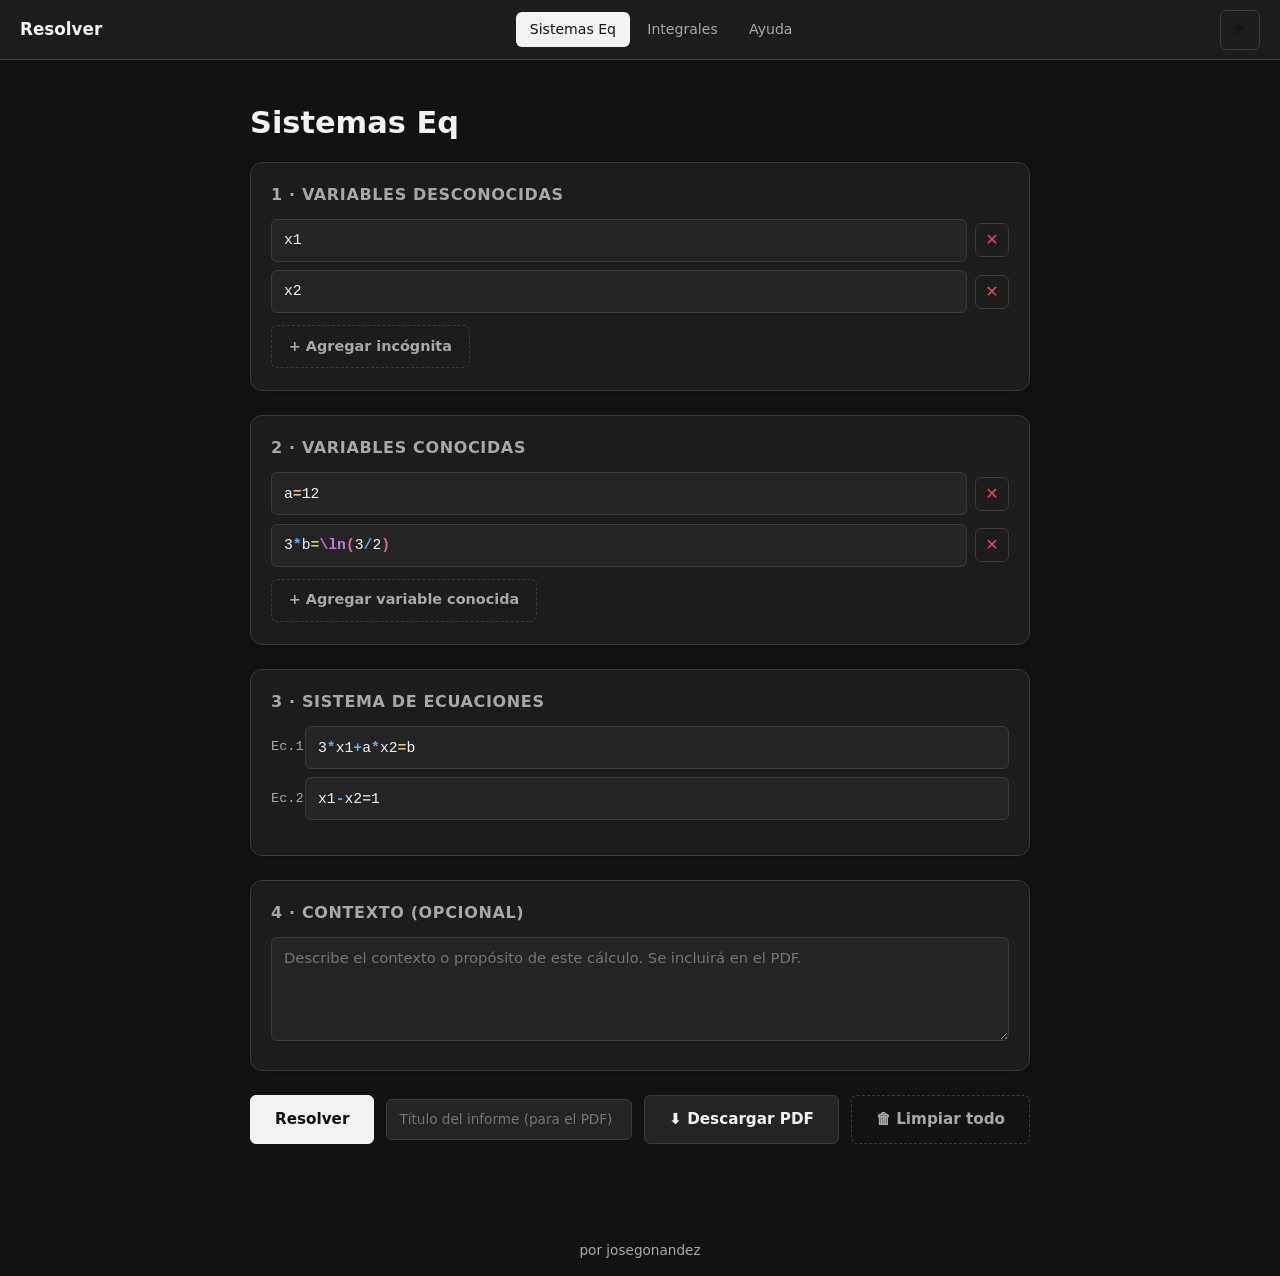
<file: index.html>
<!DOCTYPE html>
<html lang="es">
<head>
  <meta charset="UTF-8" />
  <meta name="viewport" content="width=device-width, initial-scale=1.0" />
  <title>Sistemas Eq</title>
  <link rel="icon" type="image/svg+xml" href="assets/favicon.svg" />
  <link rel="stylesheet" href="css/style.css" />
</head>
<body>
  <header class="site-header">
    <span class="site-header__brand">Resolver</span>
    <nav class="site-header__nav">
      <a href="index.html" aria-current="page">Sistemas Eq</a>
      <a href="integral.html">Integrales</a>
      <a href="ayuda.html">Ayuda</a>
    </nav>
    <button id="theme-toggle" class="theme-toggle" type="button" aria-label="Cambiar entre modo oscuro y claro">☀️</button>
  </header>

  <main>
    <h1>Sistemas Eq</h1>

    <!-- 1. Incógnitas -->
    <section class="card">
      <h2>1 · Variables desconocidas</h2>
      <div id="unknowns-list" class="row-list"></div>
      <button type="button" class="btn-add" id="add-unknown">+ Agregar incógnita</button>
    </section>

    <!-- 2. Variables conocidas -->
    <section class="card">
      <h2>2 · Variables conocidas</h2>
      <div id="knowns-list" class="row-list"></div>
      <button type="button" class="btn-add" id="add-known">+ Agregar variable conocida</button>
    </section>

    <!-- 3. Ecuaciones -->
    <section class="card">
      <h2>3 · Sistema de ecuaciones</h2>
      <div id="equations-list" class="row-list"></div>
    </section>

    <!-- 4. Contexto -->
    <section class="card">
      <h2>4 · Contexto (opcional)</h2>
      <textarea id="context-text" class="context-textarea" rows="4" placeholder="Describe el contexto o propósito de este cálculo. Se incluirá en el PDF."></textarea>
    </section>

    <div class="solve-bar">
      <button type="button" id="solve-btn">Resolver</button>
      <input type="text" id="pdf-title" class="pdf-title-input" placeholder="Título del informe (para el PDF)" />
      <button type="button" id="pdf-btn" class="btn-secondary">⬇ Descargar PDF</button>
      <button type="button" id="clear-btn" class="btn-add">🗑 Limpiar todo</button>
    </div>

    <div id="error-box"></div>

    <section id="results" class="card">
      <h2>Resultado</h2>
      <div id="results-list"></div>
    </section>
  </main>

  <!-- Reporte imprimible (oculto en pantalla, se llena al pulsar "Descargar PDF") -->
  <div id="print-report"></div>

  <footer class="site-footer">
    <p>por josegonandez</p>
  </footer>

  <script src="js/complex.js"></script>
  <script src="js/parser.js"></script>
  <script src="js/evaluator.js"></script>
  <script src="js/linsolve.js"></script>
  <script src="js/highlight.js"></script>
  <script src="js/app.js"></script>
</body>
</html>
</file>
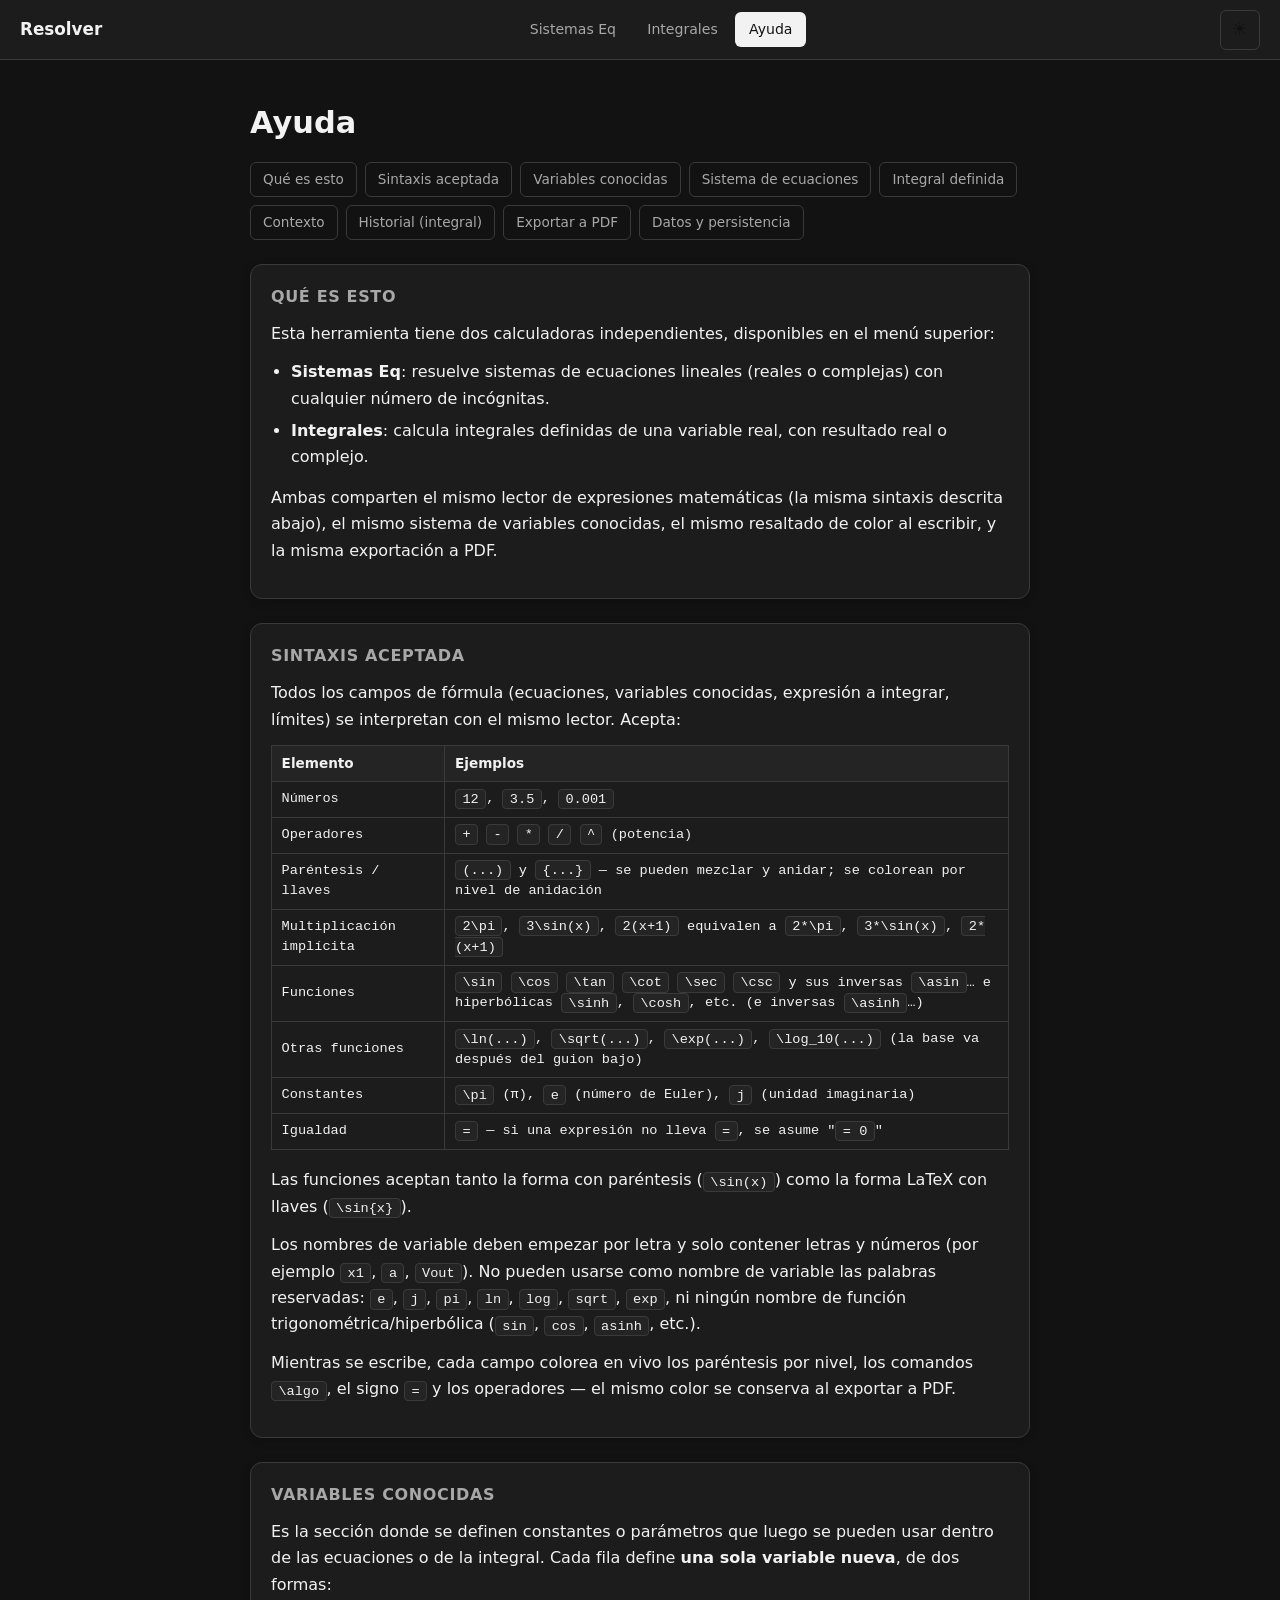
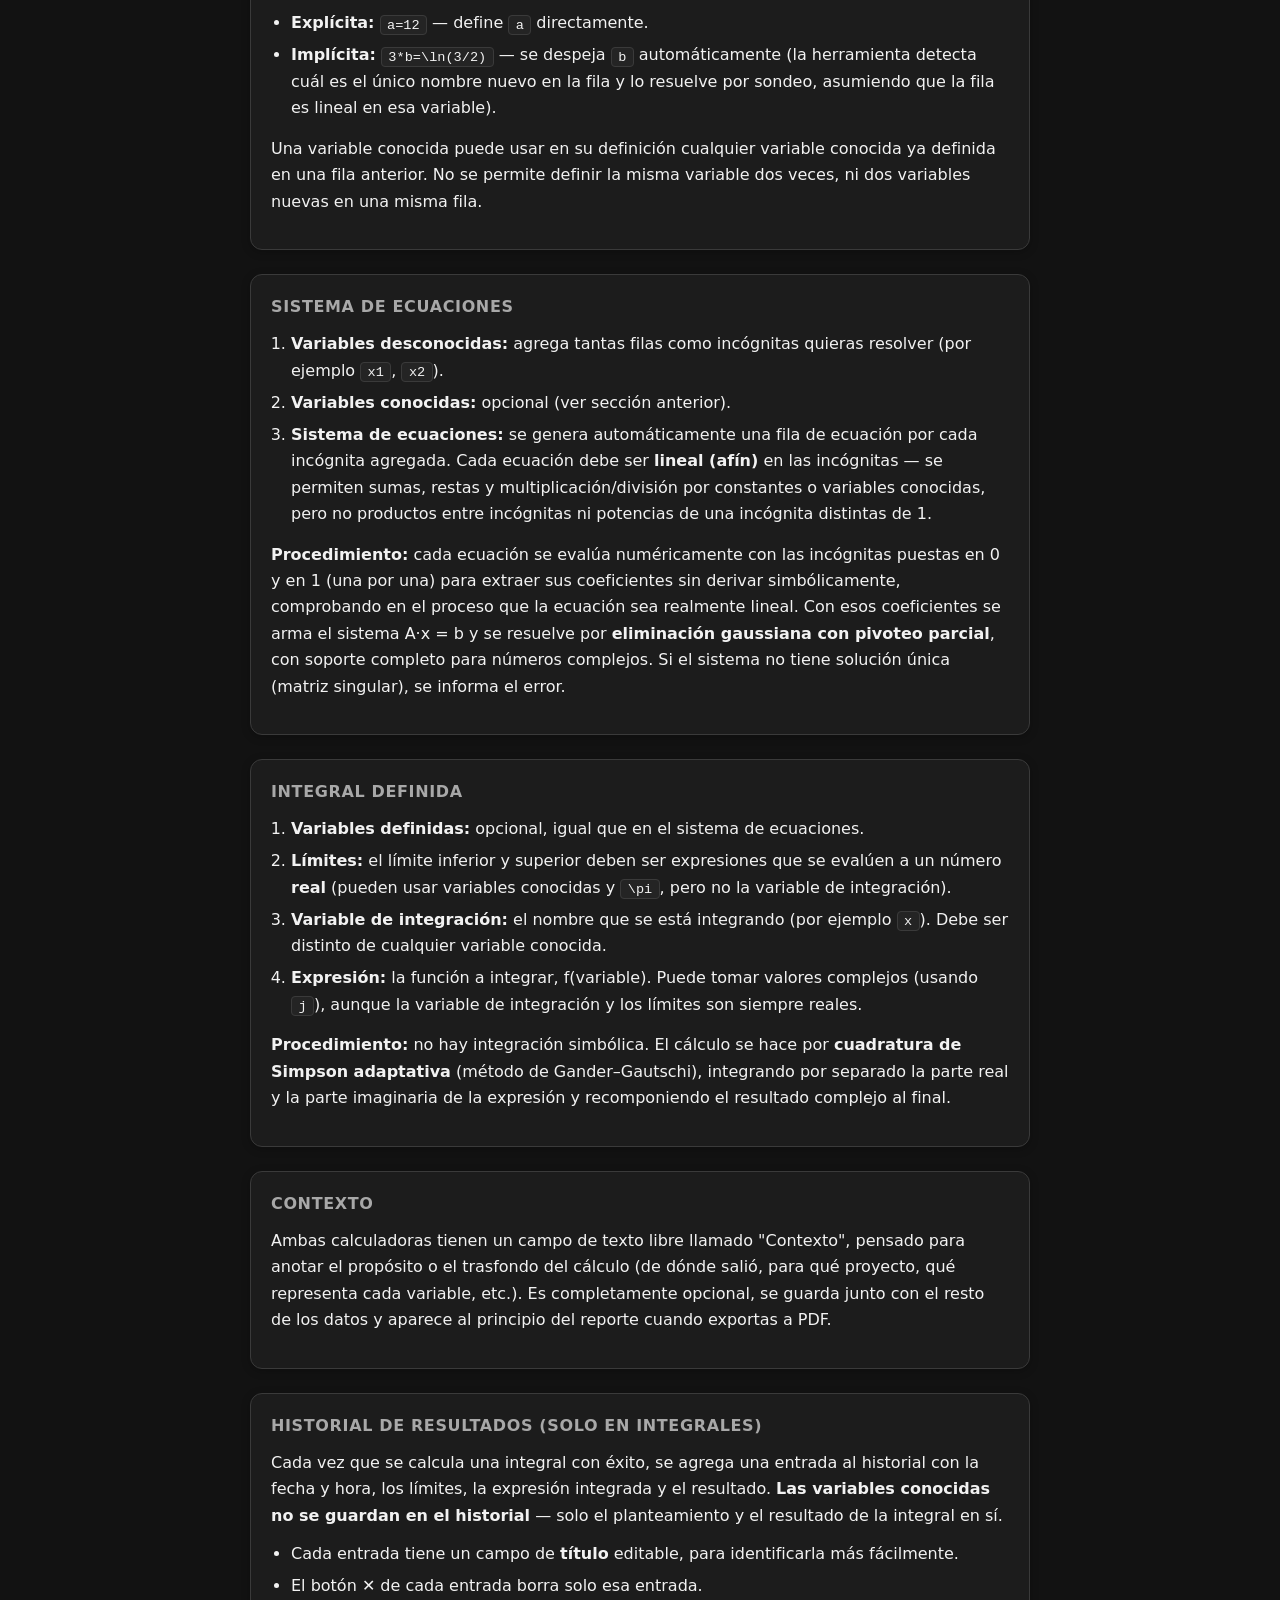
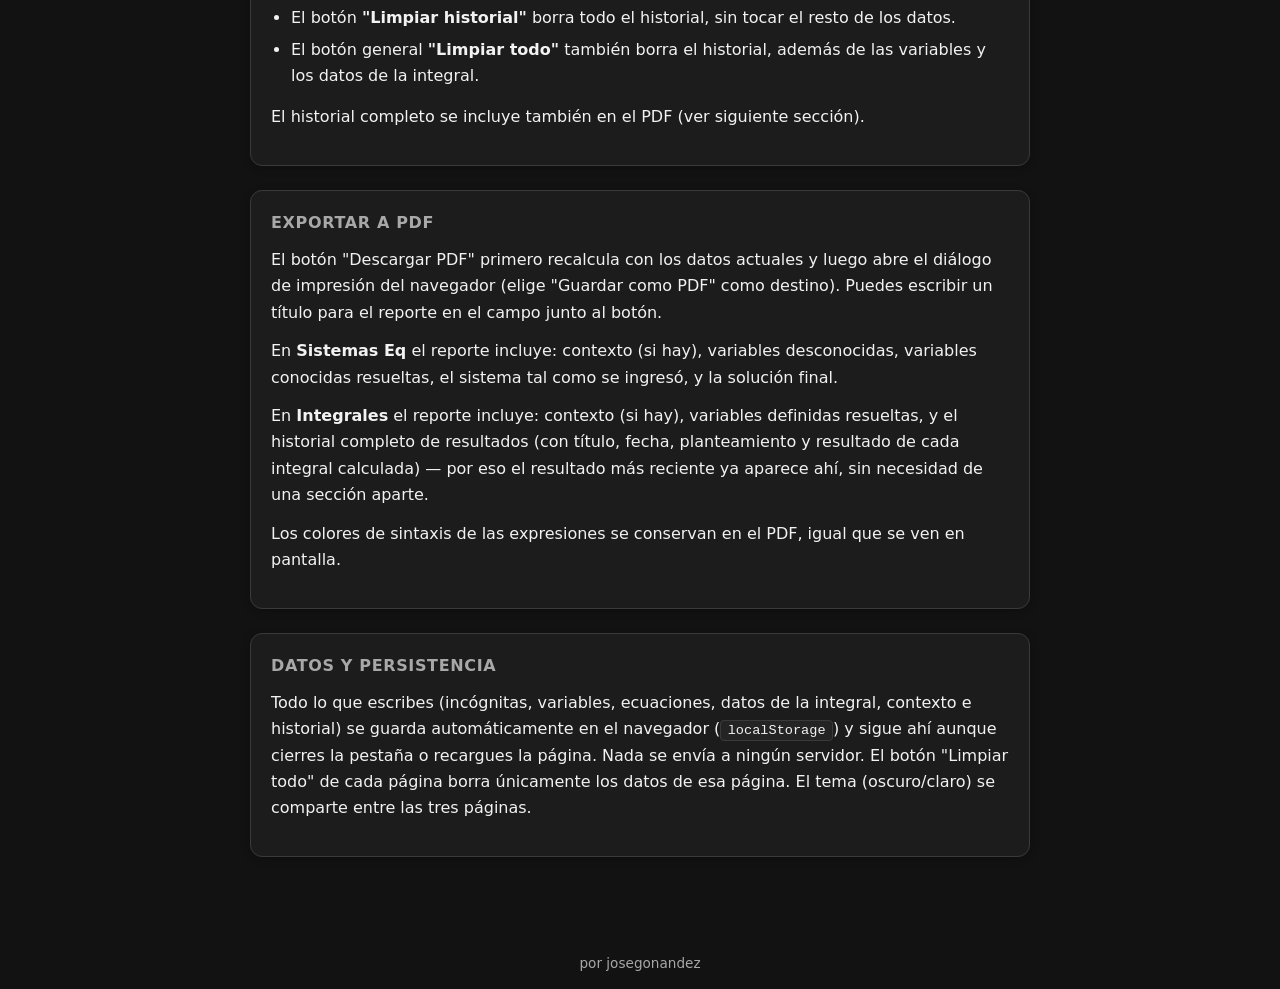
<file: ayuda.html>
<!DOCTYPE html>
<html lang="es">
<head>
  <meta charset="UTF-8" />
  <meta name="viewport" content="width=device-width, initial-scale=1.0" />
  <title>Ayuda</title>
  <link rel="icon" type="image/svg+xml" href="assets/favicon.svg" />
  <link rel="stylesheet" href="css/style.css" />
</head>
<body>
  <header class="site-header">
    <span class="site-header__brand">Resolver</span>
    <nav class="site-header__nav">
      <a href="index.html">Sistemas Eq</a>
      <a href="integral.html">Integrales</a>
      <a href="ayuda.html" aria-current="page">Ayuda</a>
    </nav>
    <button id="theme-toggle" class="theme-toggle" type="button" aria-label="Cambiar entre modo oscuro y claro">☀️</button>
  </header>

  <main>
    <h1>Ayuda</h1>

    <nav class="doc-nav" aria-label="Secciones de esta página">
      <a href="#que-es">Qué es esto</a>
      <a href="#sintaxis">Sintaxis aceptada</a>
      <a href="#variables-conocidas">Variables conocidas</a>
      <a href="#sistema-ecuaciones">Sistema de ecuaciones</a>
      <a href="#integral">Integral definida</a>
      <a href="#contexto">Contexto</a>
      <a href="#historial">Historial (integral)</a>
      <a href="#pdf">Exportar a PDF</a>
      <a href="#datos">Datos y persistencia</a>
    </nav>

    <section class="card doc-section" id="que-es">
      <h2>Qué es esto</h2>
      <p>Esta herramienta tiene dos calculadoras independientes, disponibles en el menú superior:</p>
      <ul>
        <li><strong>Sistemas Eq</strong>: resuelve sistemas de ecuaciones lineales (reales o complejas) con cualquier número de incógnitas.</li>
        <li><strong>Integrales</strong>: calcula integrales definidas de una variable real, con resultado real o complejo.</li>
      </ul>
      <p>Ambas comparten el mismo lector de expresiones matemáticas (la misma sintaxis descrita abajo), el mismo sistema de variables conocidas, el mismo resaltado de color al escribir, y la misma exportación a PDF.</p>
    </section>

    <section class="card doc-section" id="sintaxis">
      <h2>Sintaxis aceptada</h2>
      <p>Todos los campos de fórmula (ecuaciones, variables conocidas, expresión a integrar, límites) se interpretan con el mismo lector. Acepta:</p>
      <table class="doc-table">
        <tr><th>Elemento</th><th>Ejemplos</th></tr>
        <tr><td>Números</td><td><code>12</code>, <code>3.5</code>, <code>0.001</code></td></tr>
        <tr><td>Operadores</td><td><code>+</code> <code>-</code> <code>*</code> <code>/</code> <code>^</code> (potencia)</td></tr>
        <tr><td>Paréntesis / llaves</td><td><code>(...)</code> y <code>{...}</code> — se pueden mezclar y anidar; se colorean por nivel de anidación</td></tr>
        <tr><td>Multiplicación implícita</td><td><code>2\pi</code>, <code>3\sin(x)</code>, <code>2(x+1)</code> equivalen a <code>2*\pi</code>, <code>3*\sin(x)</code>, <code>2*(x+1)</code></td></tr>
        <tr><td>Funciones</td><td><code>\sin</code> <code>\cos</code> <code>\tan</code> <code>\cot</code> <code>\sec</code> <code>\csc</code> y sus inversas <code>\asin</code>… e hiperbólicas <code>\sinh</code>, <code>\cosh</code>, etc. (e inversas <code>\asinh</code>…)</td></tr>
        <tr><td>Otras funciones</td><td><code>\ln(...)</code>, <code>\sqrt(...)</code>, <code>\exp(...)</code>, <code>\log_10(...)</code> (la base va después del guion bajo)</td></tr>
        <tr><td>Constantes</td><td><code>\pi</code> (π), <code>e</code> (número de Euler), <code>j</code> (unidad imaginaria)</td></tr>
        <tr><td>Igualdad</td><td><code>=</code> — si una expresión no lleva <code>=</code>, se asume "<code>= 0</code>"</td></tr>
      </table>
      <p>Las funciones aceptan tanto la forma con paréntesis (<code>\sin(x)</code>) como la forma LaTeX con llaves (<code>\sin{x}</code>).</p>
      <p>Los nombres de variable deben empezar por letra y solo contener letras y números (por ejemplo <code>x1</code>, <code>a</code>, <code>Vout</code>). No pueden usarse como nombre de variable las palabras reservadas: <code>e</code>, <code>j</code>, <code>pi</code>, <code>ln</code>, <code>log</code>, <code>sqrt</code>, <code>exp</code>, ni ningún nombre de función trigonométrica/hiperbólica (<code>sin</code>, <code>cos</code>, <code>asinh</code>, etc.).</p>
      <p>Mientras se escribe, cada campo colorea en vivo los paréntesis por nivel, los comandos <code>\algo</code>, el signo <code>=</code> y los operadores — el mismo color se conserva al exportar a PDF.</p>
    </section>

    <section class="card doc-section" id="variables-conocidas">
      <h2>Variables conocidas</h2>
      <p>Es la sección donde se definen constantes o parámetros que luego se pueden usar dentro de las ecuaciones o de la integral. Cada fila define <strong>una sola variable nueva</strong>, de dos formas:</p>
      <ul>
        <li><strong>Explícita:</strong> <code>a=12</code> — define <code>a</code> directamente.</li>
        <li><strong>Implícita:</strong> <code>3*b=\ln(3/2)</code> — se despeja <code>b</code> automáticamente (la herramienta detecta cuál es el único nombre nuevo en la fila y lo resuelve por sondeo, asumiendo que la fila es lineal en esa variable).</li>
      </ul>
      <p>Una variable conocida puede usar en su definición cualquier variable conocida ya definida en una fila anterior. No se permite definir la misma variable dos veces, ni dos variables nuevas en una misma fila.</p>
    </section>

    <section class="card doc-section" id="sistema-ecuaciones">
      <h2>Sistema de ecuaciones</h2>
      <ol>
        <li><strong>Variables desconocidas:</strong> agrega tantas filas como incógnitas quieras resolver (por ejemplo <code>x1</code>, <code>x2</code>).</li>
        <li><strong>Variables conocidas:</strong> opcional (ver sección anterior).</li>
        <li><strong>Sistema de ecuaciones:</strong> se genera automáticamente una fila de ecuación por cada incógnita agregada. Cada ecuación debe ser <strong>lineal (afín)</strong> en las incógnitas — se permiten sumas, restas y multiplicación/división por constantes o variables conocidas, pero no productos entre incógnitas ni potencias de una incógnita distintas de 1.</li>
      </ol>
      <p><strong>Procedimiento:</strong> cada ecuación se evalúa numéricamente con las incógnitas puestas en 0 y en 1 (una por una) para extraer sus coeficientes sin derivar simbólicamente, comprobando en el proceso que la ecuación sea realmente lineal. Con esos coeficientes se arma el sistema A·x = b y se resuelve por <strong>eliminación gaussiana con pivoteo parcial</strong>, con soporte completo para números complejos. Si el sistema no tiene solución única (matriz singular), se informa el error.</p>
    </section>

    <section class="card doc-section" id="integral">
      <h2>Integral definida</h2>
      <ol>
        <li><strong>Variables definidas:</strong> opcional, igual que en el sistema de ecuaciones.</li>
        <li><strong>Límites:</strong> el límite inferior y superior deben ser expresiones que se evalúen a un número <strong>real</strong> (pueden usar variables conocidas y <code>\pi</code>, pero no la variable de integración).</li>
        <li><strong>Variable de integración:</strong> el nombre que se está integrando (por ejemplo <code>x</code>). Debe ser distinto de cualquier variable conocida.</li>
        <li><strong>Expresión:</strong> la función a integrar, f(variable). Puede tomar valores complejos (usando <code>j</code>), aunque la variable de integración y los límites son siempre reales.</li>
      </ol>
      <p><strong>Procedimiento:</strong> no hay integración simbólica. El cálculo se hace por <strong>cuadratura de Simpson adaptativa</strong> (método de Gander–Gautschi), integrando por separado la parte real y la parte imaginaria de la expresión y recomponiendo el resultado complejo al final.</p>
    </section>

    <section class="card doc-section" id="contexto">
      <h2>Contexto</h2>
      <p>Ambas calculadoras tienen un campo de texto libre llamado "Contexto", pensado para anotar el propósito o el trasfondo del cálculo (de dónde salió, para qué proyecto, qué representa cada variable, etc.). Es completamente opcional, se guarda junto con el resto de los datos y aparece al principio del reporte cuando exportas a PDF.</p>
    </section>

    <section class="card doc-section" id="historial">
      <h2>Historial de resultados (solo en Integrales)</h2>
      <p>Cada vez que se calcula una integral con éxito, se agrega una entrada al historial con la fecha y hora, los límites, la expresión integrada y el resultado. <strong>Las variables conocidas no se guardan en el historial</strong> — solo el planteamiento y el resultado de la integral en sí.</p>
      <ul>
        <li>Cada entrada tiene un campo de <strong>título</strong> editable, para identificarla más fácilmente.</li>
        <li>El botón <strong>✕</strong> de cada entrada borra solo esa entrada.</li>
        <li>El botón <strong>"Limpiar historial"</strong> borra todo el historial, sin tocar el resto de los datos.</li>
        <li>El botón general <strong>"Limpiar todo"</strong> también borra el historial, además de las variables y los datos de la integral.</li>
      </ul>
      <p>El historial completo se incluye también en el PDF (ver siguiente sección).</p>
    </section>

    <section class="card doc-section" id="pdf">
      <h2>Exportar a PDF</h2>
      <p>El botón "Descargar PDF" primero recalcula con los datos actuales y luego abre el diálogo de impresión del navegador (elige "Guardar como PDF" como destino). Puedes escribir un título para el reporte en el campo junto al botón.</p>
      <p>En <strong>Sistemas Eq</strong> el reporte incluye: contexto (si hay), variables desconocidas, variables conocidas resueltas, el sistema tal como se ingresó, y la solución final.</p>
      <p>En <strong>Integrales</strong> el reporte incluye: contexto (si hay), variables definidas resueltas, y el historial completo de resultados (con título, fecha, planteamiento y resultado de cada integral calculada) — por eso el resultado más reciente ya aparece ahí, sin necesidad de una sección aparte.</p>
      <p>Los colores de sintaxis de las expresiones se conservan en el PDF, igual que se ven en pantalla.</p>
    </section>

    <section class="card doc-section" id="datos">
      <h2>Datos y persistencia</h2>
      <p>Todo lo que escribes (incógnitas, variables, ecuaciones, datos de la integral, contexto e historial) se guarda automáticamente en el navegador (<code>localStorage</code>) y sigue ahí aunque cierres la pestaña o recargues la página. Nada se envía a ningún servidor. El botón "Limpiar todo" de cada página borra únicamente los datos de esa página. El tema (oscuro/claro) se comparte entre las tres páginas.</p>
    </section>
  </main>

  <footer class="site-footer">
    <p>por josegonandez</p>
  </footer>

  <script src="js/app-ayuda.js"></script>
</body>
</html>
</file>
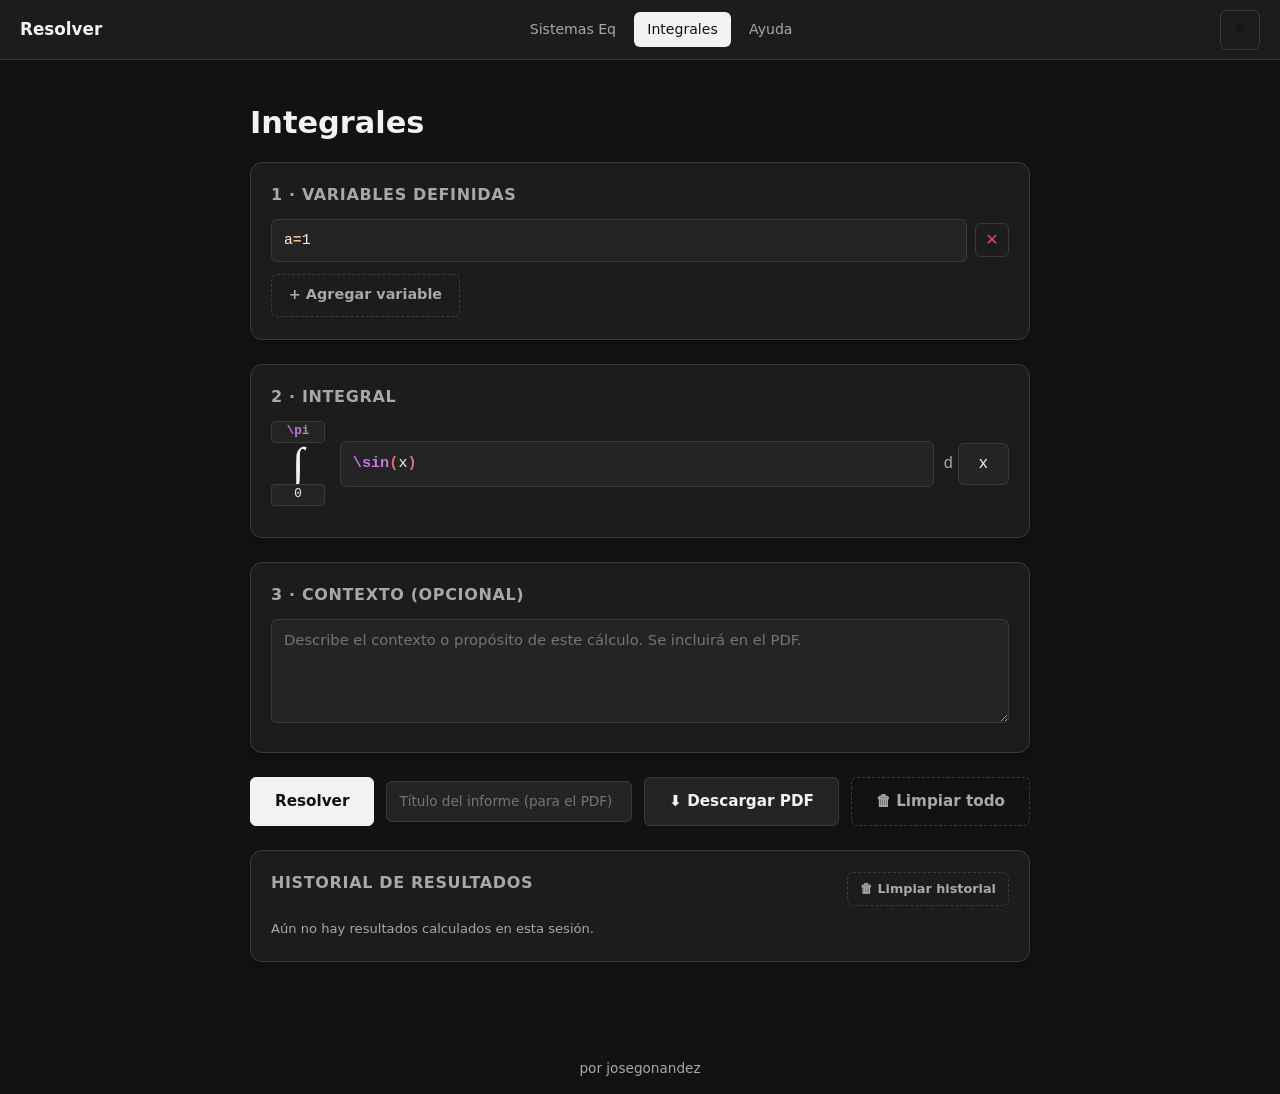
<file: integral.html>
<!DOCTYPE html>
<html lang="es">
<head>
  <meta charset="UTF-8" />
  <meta name="viewport" content="width=device-width, initial-scale=1.0" />
  <title>Integrales</title>
  <link rel="icon" type="image/svg+xml" href="assets/favicon.svg" />
  <link rel="stylesheet" href="css/style.css" />
</head>
<body>
  <header class="site-header">
    <span class="site-header__brand">Resolver</span>
    <nav class="site-header__nav">
      <a href="index.html">Sistemas Eq</a>
      <a href="integral.html" aria-current="page">Integrales</a>
      <a href="ayuda.html">Ayuda</a>
    </nav>
    <button id="theme-toggle" class="theme-toggle" type="button" aria-label="Cambiar entre modo oscuro y claro">☀️</button>
  </header>

  <main>
    <h1>Integrales</h1>

    <!-- 1. Variables conocidas -->
    <section class="card">
      <h2>1 · Variables definidas</h2>
      <div id="knowns-list" class="row-list"></div>
      <button type="button" class="btn-add" id="add-known">+ Agregar variable</button>
    </section>

    <!-- 2. Integral -->
    <section class="card">
      <h2>2 · Integral</h2>

      <div class="integral-row">
        <div class="integral-symbol">
          <input type="text" id="upper-bound" class="bound-input" placeholder="π" />
          <span class="integral-sign" aria-hidden="true">∫</span>
          <input type="text" id="lower-bound" class="bound-input" placeholder="0" />
        </div>
        <div class="integral-body">
          <input type="text" id="expression" placeholder="\sin(x)" autocomplete="off" spellcheck="false" />
          <span class="integral-dvar">
            d<input type="text" id="var-name" class="var-input" placeholder="x" autocomplete="off" spellcheck="false" />
          </span>
        </div>
      </div>
    </section>

    <!-- 3. Contexto -->
    <section class="card">
      <h2>3 · Contexto (opcional)</h2>
      <textarea id="context-text" class="context-textarea" rows="4" placeholder="Describe el contexto o propósito de este cálculo. Se incluirá en el PDF."></textarea>
    </section>

    <div class="solve-bar">
      <button type="button" id="solve-btn">Resolver</button>
      <input type="text" id="pdf-title" class="pdf-title-input" placeholder="Título del informe (para el PDF)" />
      <button type="button" id="pdf-btn" class="btn-secondary">⬇ Descargar PDF</button>
      <button type="button" id="clear-btn" class="btn-add">🗑 Limpiar todo</button>
    </div>

    <div id="error-box"></div>

    <section id="results" class="card">
      <h2>Resultado</h2>
      <div id="results-list"></div>
      <p class="result-detail" id="result-detail"></p>
    </section>

    <!-- Historial de resultados -->
    <section id="history-section" class="card">
      <div class="card-header-row">
        <h2>Historial de resultados</h2>
        <button type="button" id="clear-history-btn" class="btn-add">🗑 Limpiar historial</button>
      </div>
      <div id="history-list"></div>
      <p class="result-detail" id="history-empty">Aún no hay resultados calculados en esta sesión.</p>
    </section>
  </main>

  <!-- Reporte imprimible (oculto en pantalla, se llena al pulsar "Descargar PDF") -->
  <div id="print-report"></div>

  <footer class="site-footer">
    <p>por josegonandez</p>
  </footer>

  <script src="js/complex.js"></script>
  <script src="js/parser.js"></script>
  <script src="js/evaluator.js"></script>
  <script src="js/linsolve.js"></script>
  <script src="js/integral.js"></script>
  <script src="js/highlight.js"></script>
  <script src="js/app-integral.js"></script>
</body>
</html>
</file>
<file: css/style.css>
/* ==========================================================================
   Resolvedor de sistemas de ecuaciones — hoja de estilos única.
   Mismo lenguaje visual que la calculadora de complejos (paleta
   blanco/negro/gris, modo oscuro por defecto), pero proyecto independiente.
   ========================================================================== */

:root {
  --bg: #121212;
  --surface: #1c1c1c;
  --surface-2: #242424;
  --text: #f2f2f2;
  --text-muted: #a8a8a8;
  --border: #3a3a3a;
  --accent: #f2f2f2;
  --accent-contrast: #121212;
  --danger: #e5484d;
  --danger-bg: #2a1515;
  --ok: #57c785;
  --focus: #7db4ff;

  --bracket-0: #e06c75;
  --bracket-1: #61afef;
  --bracket-2: #98c379;
  --bracket-3: #d19a66;
  --bracket-4: #c678dd;
  --bracket-5: #56b6c2;
  --cmd-color: #c678dd;
  --eq-color: #e5c07b;
  --op-color: #61afef;

  --radius-sm: 6px;
  --radius: 12px;
  --shadow-sm: 0 2px 8px rgba(0, 0, 0, 0.25);

  --font-sans: "Segoe UI", system-ui, -apple-system, "Helvetica Neue", Arial, sans-serif;
  --font-mono: "SFMono-Regular", Consolas, "Liberation Mono", Menlo, monospace;

  --header-h: 60px;
  --transition: 160ms ease;
}

[data-theme="light"] {
  --bg: #d5d5d5;
  --surface: #ffffff;
  --surface-2: #ececec;
  --text: #111111;
  --text-muted: #565656;
  --border: #111111;
  --accent: #111111;
  --accent-contrast: #ffffff;
  --danger-bg: #ffe4e3;
  --shadow-sm: 0 2px 8px rgba(0, 0, 0, 0.08);

  --bracket-0: #c23b3b;
  --bracket-1: #1b6fc9;
  --bracket-2: #3f8a3f;
  --bracket-3: #b5651d;
  --bracket-4: #9d3bbf;
  --bracket-5: #12838f;
  --cmd-color: #9d3bbf;
  --eq-color: #a3730f;
  --op-color: #1b6fc9;
}

* {
  box-sizing: border-box;
  margin: 0;
  padding: 0;
}

html {
  color-scheme: dark;
}
html[data-theme="light"] {
  color-scheme: light;
}

body {
  font-family: var(--font-sans);
  background: var(--bg);
  color: var(--text);
  line-height: 1.5;
  min-height: 100vh;
  transition: background var(--transition), color var(--transition);
}

button,
input,
select {
  font: inherit;
  color: inherit;
}

:focus-visible {
  outline: 2px solid var(--focus);
  outline-offset: 2px;
  border-radius: var(--radius-sm);
}

/* --- Encabezado --- */
.site-header {
  position: sticky;
  top: 0;
  z-index: 10;
  display: flex;
  align-items: center;
  justify-content: space-between;
  height: var(--header-h);
  padding: 0 1.25rem;
  background: var(--surface);
  border-bottom: 1px solid var(--border);
}

.site-header__brand {
  font-weight: 700;
  font-size: 1.05rem;
  white-space: nowrap;
}

.site-header__nav {
  display: flex;
  gap: 0.25rem;
  flex: 1;
  justify-content: center;
}

.site-header__nav a {
  padding: 0.45rem 0.85rem;
  border-radius: var(--radius-sm);
  font-size: 0.88rem;
  color: var(--text-muted);
  text-decoration: none;
  transition: background var(--transition), color var(--transition);
}

.site-header__nav a:hover {
  background: var(--surface-2);
  color: var(--text);
}

.site-header__nav a[aria-current="page"] {
  background: var(--accent);
  color: var(--accent-contrast);
}

.theme-toggle {
  display: inline-flex;
  align-items: center;
  justify-content: center;
  width: 40px;
  height: 40px;
  border: 1px solid var(--border);
  border-radius: var(--radius-sm);
  background: var(--surface);
  cursor: pointer;
  font-size: 1.1rem;
  line-height: 1;
  padding: 0;
  transition: background var(--transition), transform var(--transition);
}
.theme-toggle:hover {
  background: var(--surface-2);
}
.theme-toggle:active {
  transform: scale(0.94);
}

main {
  max-width: 820px;
  margin: 0 auto;
  padding: clamp(1.25rem, 4vw, 2.5rem) 1.25rem 3.5rem;
}

h1 {
  font-size: clamp(1.4rem, 3vw, 1.9rem);
  margin-bottom: 1rem;
}

section.card {
  background: var(--surface);
  border: 1px solid var(--border);
  border-radius: var(--radius);
  padding: 1.25rem 1.25rem 1.4rem;
  margin-bottom: 1.5rem;
  box-shadow: var(--shadow-sm);
}

section.card h2 {
  font-size: 1rem;
  text-transform: uppercase;
  letter-spacing: 0.04em;
  color: var(--text-muted);
  margin-bottom: 0.75rem;
}

/* --- Filas dinámicas (incógnitas / conocidas / ecuaciones) --- */
.row-list {
  display: flex;
  flex-direction: column;
  gap: 0.5rem;
  margin-bottom: 0.75rem;
}

.dyn-row {
  display: flex;
  align-items: center;
  gap: 0.5rem;
}

.dyn-row input[type="text"] {
  flex: 1;
  min-width: 0;
  padding: 0.6rem 0.75rem;
  background: var(--surface-2);
  border: 1px solid var(--border);
  border-radius: var(--radius-sm);
  font-family: var(--font-mono);
  font-size: 0.92rem;
  transition: border-color var(--transition);
}
.dyn-row input[type="text"]:focus {
  border-color: var(--accent);
}

.dyn-row .row-label {
  flex-shrink: 0;
  width: 1.6rem;
  text-align: center;
  color: var(--text-muted);
  font-size: 0.85rem;
  font-family: var(--font-mono);
}

.row-remove {
  display: inline-flex;
  align-items: center;
  justify-content: center;
  flex-shrink: 0;
  width: 34px;
  height: 34px;
  border: 1px solid var(--border);
  border-radius: var(--radius-sm);
  background: var(--surface);
  color: var(--danger);
  cursor: pointer;
  font-size: 1rem;
  line-height: 1;
  padding: 0;
  transition: background var(--transition);
}
.row-remove:hover {
  background: var(--surface-2);
}

button,
.btn {
  display: inline-flex;
  align-items: center;
  gap: 0.35rem;
  padding: 0.6rem 1.05rem;
  background: var(--accent);
  color: var(--accent-contrast);
  border: 1px solid var(--accent);
  border-radius: var(--radius-sm);
  font-weight: 600;
  font-size: 0.9rem;
  cursor: pointer;
  transition: opacity var(--transition), transform var(--transition);
}
button:hover {
  opacity: 0.85;
}
button:active {
  transform: scale(0.98);
}

.btn-secondary {
  background: var(--surface-2);
  color: var(--text);
  border-color: var(--border);
}

.btn-add {
  background: transparent;
  color: var(--text-muted);
  border: 1px dashed var(--border);
}
.btn-add:hover {
  color: var(--text);
  background: var(--surface-2);
  opacity: 1;
}

.solve-bar {
  display: flex;
  align-items: center;
  gap: 0.75rem;
  flex-wrap: wrap;
  margin: 0.5rem 0 1.5rem;
}

.solve-bar button {
  padding: 0.75rem 1.5rem;
  font-size: 0.95rem;
}

.pdf-title-input {
  padding: 0.6rem 0.75rem;
  background: var(--surface-2);
  border: 1px solid var(--border);
  border-radius: var(--radius-sm);
  font-size: 0.85rem;
  min-width: 200px;
  flex: 1;
  max-width: 320px;
}
.pdf-title-input:focus {
  border-color: var(--accent);
}

.context-textarea {
  width: 100%;
  padding: 0.6rem 0.75rem;
  background: var(--surface-2);
  border: 1px solid var(--border);
  border-radius: var(--radius-sm);
  font-family: var(--font-sans);
  font-size: 0.92rem;
  line-height: 1.4;
  resize: vertical;
  min-height: 4.5rem;
  transition: border-color var(--transition);
}
.context-textarea:focus {
  border-color: var(--accent);
}

/* --- Resultados / errores --- */
#error-box {
  display: none;
  background: var(--danger-bg);
  border: 1px solid var(--danger);
  color: var(--danger);
  padding: 0.9rem 1rem;
  border-radius: var(--radius-sm);
  margin-bottom: 1.5rem;
  font-size: 0.9rem;
  white-space: pre-wrap;
}

#results {
  display: none;
}

#results .result-item,
#history-list .result-item {
  display: flex;
  justify-content: space-between;
  gap: 1rem;
  padding: 0.55rem 0;
  border-bottom: 1px dashed var(--border);
  font-family: var(--font-mono);
}
#results .result-item:last-child,
#history-list .result-item:last-child {
  border-bottom: none;
}

#results .result-name,
#history-list .result-name {
  color: var(--text-muted);
}

.card-header-row {
  display: flex;
  align-items: center;
  justify-content: space-between;
  gap: 0.75rem;
  flex-wrap: wrap;
  margin-bottom: 0.75rem;
}
.card-header-row h2 {
  margin-bottom: 0;
}
.card-header-row .btn-add {
  font-size: 0.8rem;
  padding: 0.4rem 0.75rem;
}

.history-entry {
  padding: 0.7rem 0;
  border-bottom: 1px solid var(--border);
}
.history-entry:last-child {
  border-bottom: none;
}
.history-header {
  display: flex;
  align-items: center;
  gap: 0.5rem;
  margin-bottom: 0.5rem;
}
.history-title-input {
  flex: 1;
  min-width: 0;
  padding: 0.4rem 0.6rem;
  background: var(--surface-2);
  border: 1px solid var(--border);
  border-radius: var(--radius-sm);
  font-family: var(--font-sans);
  font-size: 0.88rem;
  font-weight: 600;
  transition: border-color var(--transition);
}
.history-title-input:focus {
  border-color: var(--accent);
}
.history-title-input::placeholder {
  font-weight: 400;
  color: var(--text-muted);
}
.history-delete {
  flex-shrink: 0;
  display: inline-flex;
  align-items: center;
  justify-content: center;
  width: 30px;
  height: 30px;
  border: 1px solid var(--border);
  border-radius: var(--radius-sm);
  background: var(--surface);
  color: var(--danger);
  cursor: pointer;
  font-size: 0.9rem;
  line-height: 1;
  padding: 0;
  transition: background var(--transition);
}
.history-delete:hover {
  background: var(--surface-2);
}
.history-entry .history-time {
  font-size: 0.75rem;
  color: var(--text-muted);
  margin-bottom: 0.6rem;
}
.history-entry .history-bounds,
.history-entry .history-expr {
  font-family: var(--font-mono);
  font-size: 0.85rem;
  margin-bottom: 0.6rem;
  word-break: break-word;
  white-space: pre-wrap;
}
.history-entry .history-result {
  font-family: var(--font-mono);
  font-size: 0.95rem;
  font-weight: 700;
  margin-bottom: 0;
}

#history-empty {
  margin: 0;
}

/* --- Página de ayuda / documentación --- */
.doc-section h2 {
  font-size: 1.15rem;
  margin-bottom: 0.75rem;
}
.doc-section h3 {
  font-size: 0.95rem;
  color: var(--text-muted);
  text-transform: uppercase;
  letter-spacing: 0.03em;
  margin: 1.1rem 0 0.5rem;
}
.doc-section p {
  line-height: 1.65;
  margin-bottom: 0.75rem;
}
.doc-section ul,
.doc-section ol {
  line-height: 1.65;
  margin: 0 0 0.9rem 1.25rem;
}
.doc-section li {
  margin-bottom: 0.35rem;
}
.doc-section code {
  font-family: var(--font-mono);
  background: var(--surface-2);
  border: 1px solid var(--border);
  border-radius: 4px;
  padding: 0.1rem 0.4rem;
  font-size: 0.85rem;
}
.doc-table {
  width: 100%;
  border-collapse: collapse;
  margin: 0.5rem 0 1.1rem;
  font-family: var(--font-mono);
  font-size: 0.85rem;
}
.doc-table th,
.doc-table td {
  border: 1px solid var(--border);
  padding: 0.45rem 0.6rem;
  text-align: left;
}
.doc-table th {
  background: var(--surface-2);
  font-family: var(--font-sans);
}
.doc-nav {
  display: flex;
  flex-wrap: wrap;
  gap: 0.5rem;
  margin-bottom: 1.5rem;
}
.doc-nav a {
  font-size: 0.85rem;
  padding: 0.4rem 0.75rem;
  border: 1px solid var(--border);
  border-radius: var(--radius-sm);
  color: var(--text-muted);
  text-decoration: none;
  transition: background var(--transition), color var(--transition);
}
.doc-nav a:hover {
  background: var(--surface-2);
  color: var(--text);
}

.site-footer {
  text-align: center;
  padding: 1rem;
  color: var(--text-muted);
  font-size: 0.85rem;
}

/* --- Notación de integral (∫ con límites, expresión y d{var}) --- */
.integral-row {
  display: flex;
  align-items: center;
  gap: 0.9rem;
  flex-wrap: wrap;
  margin-bottom: 0.5rem;
}

.integral-symbol {
  display: flex;
  flex-direction: column;
  align-items: center;
  line-height: 1;
  flex-shrink: 0;
}

.integral-symbol .bound-input {
  width: 3.4rem;
  font-size: 0.78rem;
  text-align: center;
  padding: 0.2rem 0.15rem;
  background: var(--surface-2);
  border: 1px solid var(--border);
  border-radius: 4px;
  font-family: var(--font-mono);
}
.integral-symbol .bound-input:focus {
  border-color: var(--accent);
}

.integral-sign {
  font-size: 2.75rem;
  font-family: Georgia, "Times New Roman", serif;
  margin: -0.1rem 0;
  user-select: none;
  color: var(--text);
}

.integral-body {
  display: flex;
  align-items: center;
  gap: 0.6rem;
  flex: 1;
  min-width: 220px;
}

.integral-body input#expression {
  flex: 1;
  min-width: 160px;
  padding: 0.65rem 0.75rem;
  background: var(--surface-2);
  border: 1px solid var(--border);
  border-radius: var(--radius-sm);
  font-family: var(--font-mono);
  font-size: 0.95rem;
}
.integral-body input#expression:focus {
  border-color: var(--accent);
}

.integral-dvar {
  display: flex;
  align-items: center;
  gap: 0.3rem;
  font-family: var(--font-mono);
  color: var(--text-muted);
  flex-shrink: 0;
}

.integral-dvar .var-input {
  width: 3.2rem;
  text-align: center;
  padding: 0.5rem 0.4rem;
  background: var(--surface-2);
  border: 1px solid var(--border);
  border-radius: var(--radius-sm);
  font-family: var(--font-mono);
  color: var(--text);
}
.integral-dvar .var-input:focus {
  border-color: var(--accent);
}

.result-detail {
  font-size: 0.82rem;
  color: var(--text-muted);
  margin-top: 0.5rem;
}

/* ==========================================================================
   Resaltado de sintaxis (paréntesis/llaves por nivel, operadores, \comandos)
   ========================================================================== */
.dyn-row,
.integral-body,
.integral-symbol {
  position: relative;
}

.hl-backdrop {
  position: absolute;
  z-index: 0;
  box-sizing: border-box;
  white-space: pre;
  overflow: hidden;
  pointer-events: none;
  background: var(--surface-2);
  border: 1px solid var(--border);
  color: var(--text);
}

.hl-input {
  position: relative;
  z-index: 1;
  background: transparent !important;
  border-color: transparent !important;
  color: transparent !important;
  caret-color: var(--text);
}
.hl-input::placeholder {
  color: var(--text-muted) !important;
  opacity: 1;
}

.tok-bracket {
  font-weight: 700;
}
.tok-lvl0 { color: var(--bracket-0); }
.tok-lvl1 { color: var(--bracket-1); }
.tok-lvl2 { color: var(--bracket-2); }
.tok-lvl3 { color: var(--bracket-3); }
.tok-lvl4 { color: var(--bracket-4); }
.tok-lvl5 { color: var(--bracket-5); }
.tok-command { color: var(--cmd-color); font-weight: 600; }
.tok-equals { color: var(--eq-color); font-weight: 700; }
.tok-op { color: var(--op-color); font-weight: 600; }

/* ==========================================================================
   Reporte imprimible / PDF (oculto en pantalla, visible solo al imprimir)
   ========================================================================== */
#print-report {
  display: none;
}

@media print {
  /* Oculta por completo (fuera del flujo) todo excepto el reporte, en vez de
     solo visibility:hidden — ese enfoque conserva el alto de todo el layout
     de la app (header, cards, footer) en el documento impreso, generando
     una página en blanco adicional después del contenido real del reporte. */
  body > *:not(#print-report) {
    display: none !important;
  }
  #print-report {
    display: block;
    position: static;
    width: 100%;
    padding: 1.5cm;
    background: #fff;
    color: #000;
    font-family: var(--font-sans);
  }
  #print-report h1 {
    font-size: 1.4rem;
    margin-bottom: 1rem;
  }
  #print-report h2 {
    font-size: 0.95rem;
    text-transform: uppercase;
    letter-spacing: 0.04em;
    border-bottom: 1px solid #000;
    padding-bottom: 0.2rem;
    margin: 1.1rem 0 0.5rem;
  }
  #print-report table {
    width: 100%;
    border-collapse: collapse;
    font-family: var(--font-mono);
    font-size: 0.85rem;
    margin-bottom: 0.5rem;
  }
  #print-report td,
  #print-report th {
    border: 1px solid #999;
    padding: 0.3rem 0.5rem;
    text-align: left;
  }
  #print-report .print-eq {
    font-family: var(--font-mono);
    font-size: 0.9rem;
    padding: 0.2rem 0;
  }
  #print-report .print-context {
    font-size: 0.9rem;
    line-height: 1.5;
    white-space: pre-wrap;
  }
  #print-report .print-final {
    font-weight: 700;
    font-size: 1rem;
  }
}

@media (max-width: 520px) {
  .dyn-row .row-label {
    display: none;
  }
}

@media (prefers-reduced-motion: reduce) {
  * {
    transition: none !important;
  }
}
</file>
